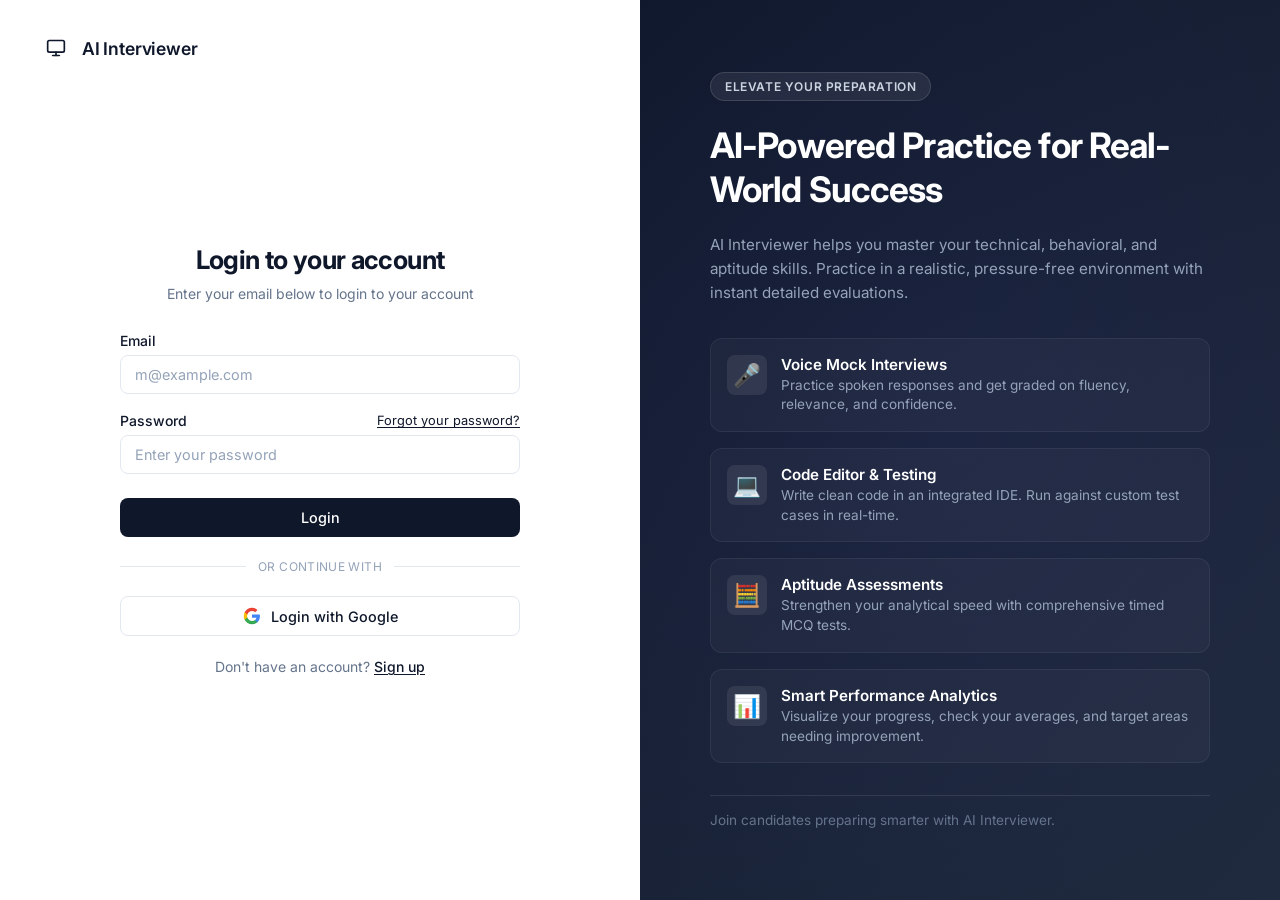
<file: frontend/pages/index.html>
<!DOCTYPE html>
<html lang="en">

<head>
  <meta charset="UTF-8" />
  <meta name="viewport" content="width=device-width, initial-scale=1.0" />
  <title>Sign In | AI HR Mock Interview</title>
  <meta name="description"
    content="Sign in to AI HR Mock Interview — AI-powered practice for real-world interview success." />
  <link rel="preconnect" href="https://fonts.googleapis.com" />
  <link rel="preconnect" href="https://fonts.gstatic.com" crossorigin />
  <link
    href="https://fonts.googleapis.com/css2?family=Inter:wght@300;400;500;600;700&display=swap"
    rel="stylesheet" />
  <link rel="stylesheet" href="../assets/css/login.css" />
  <!-- Google Identity Services -->
  <script src="https://accounts.google.com/gsi/client" async defer></script>
</head>

<body>
  <div class="login-page split-container">
    
    <!-- Left Pane: Branding, Forms & Status -->
    <div class="left-pane">
      <header class="login-header">
        <div class="brand">
          <div class="brand-icon">
            <svg width="20" height="20" viewBox="0 0 24 24" fill="none" stroke="currentColor" stroke-width="2" stroke-linecap="round" stroke-linejoin="round">
              <rect x="2" y="3" width="20" height="14" rx="2" ry="2"></rect>
              <line x1="8" y1="21" x2="16" y2="21"></line>
              <line x1="12" y1="17" x2="12" y2="21"></line>
            </svg>
          </div>
          <span class="brand-name">AI Interviewer</span>
        </div>
      </header>

      <main class="login-main">
        <div class="login-card" id="auth-card">

          <!-- Login View -->
          <div id="login-view">
            <div class="card-header">
              <h1 class="card-title">Login to your account</h1>
              <p class="card-subtitle">Enter your email below to login to your account</p>
            </div>

            <form id="email-login-form" class="auth-form" aria-label="Login form" novalidate>
              <div class="form-group">
                <label for="login-email">Email</label>
                <input id="login-email" name="email" type="email" autocomplete="email" required
                  placeholder="m@example.com" />
              </div>
              <div class="form-group">
                <div class="label-row">
                  <label for="login-password">Password</label>
                  <a href="#" class="forgot-link">Forgot your password?</a>
                </div>
                <input id="login-password" name="password" type="password" autocomplete="current-password" required
                  placeholder="Enter your password" />
              </div>
              <button type="submit" class="primary-btn" id="login-submit-btn">Login</button>
            </form>

            <!-- Status message -->
            <div id="login-message" role="alert" aria-live="polite"></div>

            <!-- Divider -->
            <div class="divider">
              <span class="divider-line"></span>
              <span class="divider-text">Or continue with</span>
              <span class="divider-line"></span>
            </div>

            <!-- Google Login -->
            <div class="google-login-container">
              <div id="g_id_onload"
                data-client_id="301319569638-a3js1ae9pkuov0nuvsaasut2ppd4dq18.apps.googleusercontent.com"
                data-callback="handleGoogleCredentialResponse" data-auto_prompt="false">
              </div>
              <button type="button" id="google-signin-btn" class="google-btn">
                <svg class="google-icon" viewBox="0 0 24 24" xmlns="http://www.w3.org/2000/svg">
                  <path
                    d="M22.56 12.25c0-.78-.07-1.53-.2-2.25H12v4.26h5.92c-.26 1.37-1.04 2.53-2.21 3.31v2.77h3.57c2.08-1.92 3.28-4.74 3.28-8.09z"
                    fill="#4285F4" />
                  <path
                    d="M12 23c2.97 0 5.46-.98 7.28-2.66l-3.57-2.77c-.98.66-2.23 1.06-3.71 1.06-2.86 0-5.29-1.93-6.16-4.53H2.18v2.84C3.99 20.53 7.7 23 12 23z"
                    fill="#34A853" />
                  <path
                    d="M5.84 14.09c-.22-.66-.35-1.36-.35-2.09s.13-1.43.35-2.09V7.07H2.18C1.43 8.55 1 10.22 1 12s.43 3.45 1.18 4.93l3.66-2.84z"
                    fill="#FBBC05" />
                  <path
                    d="M12 5.38c1.62 0 3.06.56 4.21 1.64l3.15-3.15C17.45 2.09 14.97 1 12 1 7.7 1 3.99 3.47 2.18 7.07l3.66 2.84c.87-2.6 3.3-4.53 6.16-4.53z"
                    fill="#EA4335" />
                </svg>
                <span>Login with Google</span>
              </button>
            </div>

            <!-- Sign up link -->
            <p class="signup-text">Don't have an account? <a href="#" id="show-register-link" class="signup-link">Sign up</a></p>
          </div>

          <!-- Register View (hidden by default) -->
          <div id="register-view" class="hidden">
            <div class="card-header">
              <h1 class="card-title">Create an account</h1>
              <p class="card-subtitle">Enter your details below to create your account</p>
            </div>

            <form id="register-form" class="auth-form" aria-label="Register form" novalidate>
              <div class="form-group">
                <label for="register-name">Full Name</label>
                <input id="register-name" name="name" type="text" autocomplete="name" required
                  placeholder="Your full name" />
              </div>
              <div class="form-group">
                <label for="register-email">Email</label>
                <input id="register-email" name="email" type="email" autocomplete="email" required
                  placeholder="m@example.com" />
              </div>
              <div class="form-group">
                <label for="register-password">Password</label>
                <input id="register-password" name="password" type="password" autocomplete="new-password" required
                  placeholder="At least 8 characters" />
              </div>
              <div class="form-group">
                <label for="register-password-confirm">Confirm Password</label>
                <input id="register-password-confirm" type="password" autocomplete="new-password" required
                  placeholder="Repeat your password" />
              </div>
              <button type="submit" class="primary-btn" id="register-submit-btn">Create Account</button>
            </form>

            <!-- Status message for register -->
            <div id="register-message" role="alert" aria-live="polite"></div>

            <p class="signup-text">Already have an account? <a href="#" id="show-login-link" class="signup-link">Login</a></p>
          </div>

        </div>
      </main>
    </div>

    <!-- Right Pane: Interactive Brief Description & Showcase -->
    <div class="right-pane">
      <div class="project-brief-content">
        <span class="brief-badge">Elevate Your Preparation</span>
        <h2 class="brief-title">AI-Powered Practice for Real-World Success</h2>
        <p class="brief-desc">
          AI Interviewer helps you master your technical, behavioral, and aptitude skills. Practice in a realistic, pressure-free environment with instant detailed evaluations.
        </p>

        <div class="feature-brief-grid">
          <div class="feature-brief-card">
            <div class="feature-brief-icon">🎤</div>
            <div class="feature-brief-info">
              <h4>Voice Mock Interviews</h4>
              <p>Practice spoken responses and get graded on fluency, relevance, and confidence.</p>
            </div>
          </div>
          <div class="feature-brief-card">
            <div class="feature-brief-icon">💻</div>
            <div class="feature-brief-info">
              <h4>Code Editor & Testing</h4>
              <p>Write clean code in an integrated IDE. Run against custom test cases in real-time.</p>
            </div>
          </div>
          <div class="feature-brief-card">
            <div class="feature-brief-icon">🧮</div>
            <div class="feature-brief-info">
              <h4>Aptitude Assessments</h4>
              <p>Strengthen your analytical speed with comprehensive timed MCQ tests.</p>
            </div>
          </div>
          <div class="feature-brief-card">
            <div class="feature-brief-icon">📊</div>
            <div class="feature-brief-info">
              <h4>Smart Performance Analytics</h4>
              <p>Visualize your progress, check your averages, and target areas needing improvement.</p>
            </div>
          </div>
        </div>

        <div class="brief-footer">
          <p>Join candidates preparing smarter with AI Interviewer.</p>
        </div>
      </div>
    </div>

  </div>

  <script src="../assets/js/login.js"></script>
</body>

</html>
</file>
<file: frontend/assets/css/login.css>
/* ============================================
   LOGIN PAGE — Clean Minimal White Design
   ============================================ */

* {
  box-sizing: border-box;
  margin: 0;
  padding: 0;
}

body {
  min-height: 100vh;
  font-family: 'Inter', -apple-system, BlinkMacSystemFont, 'Segoe UI', sans-serif;
  background: #ffffff;
  color: #0f172a;
  display: flex;
  align-items: center;
  justify-content: center;
}

/* ── Page Layout & Split Screen ───────────── */
.login-page {
  width: 100%;
  min-height: 100vh;
  display: flex;
  flex-direction: column;
}

.split-container {
  display: flex;
  flex-direction: row;
  min-height: 100vh;
  width: 100%;
}

.left-pane {
  flex: 1;
  max-width: 50%;
  display: flex;
  flex-direction: column;
  background: #ffffff;
}

.right-pane {
  flex: 1;
  max-width: 50%;
  background: linear-gradient(135deg, #0f172a 0%, #1e293b 100%);
  color: #ffffff;
  display: flex;
  align-items: center;
  justify-content: center;
  padding: 60px;
  position: relative;
  overflow: hidden;
}

/* Accent glow background */
.right-pane::before {
  content: '';
  position: absolute;
  top: -50%;
  left: -50%;
  width: 200%;
  height: 200%;
  background: radial-gradient(circle, rgba(99, 102, 241, 0.08) 0%, transparent 60%);
  pointer-events: none;
}

.project-brief-content {
  max-width: 500px;
  width: 100%;
  display: flex;
  flex-direction: column;
  gap: 22px;
  z-index: 2;
  animation: fadeIn 0.8s ease-out both;
}

.brief-badge {
  align-self: flex-start;
  padding: 6px 14px;
  background: rgba(255, 255, 255, 0.08);
  border: 1px solid rgba(255, 255, 255, 0.12);
  border-radius: 9999px;
  font-size: 0.75rem;
  font-weight: 600;
  text-transform: uppercase;
  letter-spacing: 0.05em;
  color: #cbd5e1;
  backdrop-filter: blur(4px);
}

.brief-title {
  font-size: 2.2rem;
  font-weight: 700;
  line-height: 1.25;
  letter-spacing: -0.025em;
  color: #ffffff;
}

.brief-desc {
  font-size: 0.95rem;
  line-height: 1.6;
  color: #94a3b8;
}

.feature-brief-grid {
  display: grid;
  grid-template-columns: 1fr;
  gap: 16px;
  margin-top: 10px;
}

.feature-brief-card {
  display: flex;
  gap: 14px;
  padding: 16px;
  background: rgba(255, 255, 255, 0.03);
  border: 1px solid rgba(255, 255, 255, 0.06);
  border-radius: 12px;
  transition: all 0.3s ease;
}

.feature-brief-card:hover {
  background: rgba(255, 255, 255, 0.06);
  border-color: rgba(255, 255, 255, 0.12);
  transform: translateY(-2px);
}

.feature-brief-icon {
  font-size: 1.4rem;
  display: flex;
  align-items: center;
  justify-content: center;
  width: 40px;
  height: 40px;
  background: rgba(255, 255, 255, 0.08);
  border-radius: 8px;
  flex-shrink: 0;
}

.feature-brief-info h4 {
  font-size: 0.95rem;
  font-weight: 600;
  color: #ffffff;
  margin-bottom: 2px;
}

.feature-brief-info p {
  font-size: 0.85rem;
  line-height: 1.45;
  color: #94a3b8;
}

.brief-footer {
  margin-top: 10px;
  border-top: 1px solid rgba(255, 255, 255, 0.1);
  padding-top: 16px;
  font-size: 0.85rem;
  color: #64748b;
}

/* Animations */
@keyframes fadeIn {
  from { opacity: 0; transform: translateY(12px); }
  to { opacity: 1; transform: translateY(0); }
}

/* ── Header ───────────────────────────────── */
.login-header {
  padding: 32px 40px 16px;
}

.brand {
  display: flex;
  align-items: center;
  gap: 10px;
}

.brand-icon {
  width: 32px;
  height: 32px;
  display: flex;
  align-items: center;
  justify-content: center;
  color: #0f172a;
}

.brand-name {
  font-size: 1.1rem;
  font-weight: 600;
  color: #0f172a;
  letter-spacing: -0.01em;
}

/* ── Main Content ─────────────────────────── */
.login-main {
  flex: 1;
  display: flex;
  align-items: center;
  justify-content: center;
  padding: 0 40px 60px;
}

.login-card {
  width: 100%;
  max-width: 400px;
}

/* ── Card Header ──────────────────────────── */
.card-header {
  text-align: center;
  margin-bottom: 28px;
}

.card-title {
  font-size: 1.6rem;
  font-weight: 700;
  color: #0f172a;
  letter-spacing: -0.025em;
  margin-bottom: 8px;
  line-height: 1.2;
}

.card-subtitle {
  font-size: 0.875rem;
  color: #64748b;
  line-height: 1.5;
}

/* ── Form ─────────────────────────────────── */
.auth-form {
  display: flex;
  flex-direction: column;
}

.form-group {
  margin-bottom: 18px;
}

.form-group label {
  display: block;
  font-size: 0.875rem;
  font-weight: 500;
  color: #0f172a;
  margin-bottom: 6px;
}

.label-row {
  display: flex;
  align-items: center;
  justify-content: space-between;
  margin-bottom: 6px;
}

.label-row label {
  margin-bottom: 0;
}

.forgot-link {
  font-size: 0.8rem;
  color: #0f172a;
  text-decoration: underline;
  text-underline-offset: 2px;
  font-weight: 400;
}

.forgot-link:hover {
  color: #334155;
}

.form-group input {
  width: 100%;
  padding: 10px 14px;
  border: 1px solid #e2e8f0;
  border-radius: 8px;
  background: #ffffff;
  color: #0f172a;
  font-family: 'Inter', sans-serif;
  font-size: 0.9rem;
  outline: none;
  transition: border-color 0.2s ease, box-shadow 0.2s ease;
}

.form-group input:hover {
  border-color: #cbd5e1;
}

.form-group input:focus {
  border-color: #0f172a;
  box-shadow: 0 0 0 2px rgba(15, 23, 42, 0.08);
}

.form-group input::placeholder {
  color: #94a3b8;
}

/* ── Primary Button ───────────────────────── */
.primary-btn {
  width: 100%;
  padding: 11px 16px;
  margin-top: 6px;
  background: #0f172a;
  color: #ffffff;
  border: none;
  border-radius: 8px;
  font-family: 'Inter', sans-serif;
  font-size: 0.9rem;
  font-weight: 500;
  cursor: pointer;
  transition: background 0.2s ease, transform 0.1s ease;
}

.primary-btn:hover {
  background: #1e293b;
}

.primary-btn:active {
  transform: scale(0.99);
}

.primary-btn:disabled {
  opacity: 0.6;
  cursor: not-allowed;
}

/* ── Divider ──────────────────────────────── */
.divider {
  display: flex;
  align-items: center;
  gap: 12px;
  margin: 22px 0;
}

.divider-line {
  flex: 1;
  height: 1px;
  background: #e2e8f0;
}

.divider-text {
  font-size: 0.75rem;
  color: #94a3b8;
  text-transform: uppercase;
  letter-spacing: 0.03em;
  white-space: nowrap;
}

/* ── Google Button ────────────────────────── */
.google-login-container {
  margin-bottom: 22px;
}

.google-btn {
  width: 100%;
  display: flex;
  align-items: center;
  justify-content: center;
  gap: 10px;
  padding: 10px 16px;
  background: #ffffff;
  border: 1px solid #e2e8f0;
  border-radius: 8px;
  color: #0f172a;
  font-family: 'Inter', sans-serif;
  font-size: 0.9rem;
  font-weight: 500;
  cursor: pointer;
  transition: background 0.2s ease, border-color 0.2s ease;
}

.google-btn:hover {
  background: #f8fafc;
  border-color: #cbd5e1;
}

.google-btn:active {
  background: #f1f5f9;
}

.google-icon {
  width: 18px;
  height: 18px;
  flex-shrink: 0;
}

/* ── Sign Up / Login Link ─────────────────── */
.signup-text {
  text-align: center;
  font-size: 0.875rem;
  color: #64748b;
}

.signup-link {
  color: #0f172a;
  text-decoration: underline;
  text-underline-offset: 2px;
  font-weight: 500;
}

.signup-link:hover {
  color: #334155;
}

/* ── Message ──────────────────────────────── */
#login-message,
#register-message {
  margin-top: 12px;
  font-size: 0.8rem;
  font-weight: 500;
  min-height: 0;
  text-align: center;
  padding: 0;
  border-radius: 8px;
  line-height: 1.5;
  transition: all 0.2s ease;
}

#login-message:empty,
#register-message:empty {
  display: none;
}

#login-message.error,
#register-message.error {
  display: block;
  padding: 8px 12px;
  color: #dc2626;
  background: #fef2f2;
  border: 1px solid #fecaca;
}

#login-message.success,
#register-message.success {
  display: block;
  padding: 8px 12px;
  color: #16a34a;
  background: #f0fdf4;
  border: 1px solid #bbf7d0;
}

#login-message.info,
#register-message.info {
  display: block;
  padding: 8px 12px;
  color: #d97706;
  background: #fffbeb;
  border: 1px solid #fde68a;
}

/* ── Hidden utility ───────────────────────── */
.hidden {
  display: none !important;
}

/* ── Responsive ───────────────────────────── */
@media (max-width: 1024px) {
  .split-container {
    flex-direction: column;
  }
  .left-pane {
    max-width: 100%;
    width: 100%;
    min-height: 100vh;
  }
  .right-pane {
    display: none !important;
  }
}

@media (max-width: 480px) {
  .login-header {
    padding: 24px 20px 10px;
  }

  .login-main {
    padding: 0 20px 40px;
  }

  .card-title {
    font-size: 1.4rem;
  }
}
</file>
<file: frontend/assets/css/theme.css>
/* ============================================
   AI INTERVIEWER — CLEAN MINIMAL WHITE THEME
   Background: #ffffff | Accent: #0f172a
   ============================================ */

@import url('https://fonts.googleapis.com/css2?family=Inter:wght@300;400;500;600;700&display=swap');

:root {
  /* ── Brand Palette ── */
  --color-primary: #0f172a;
  --color-primary-dark: #020617;
  --color-primary-light: #334155;
  --color-primary-muted: rgba(15, 23, 42, 0.06);
  --color-primary-border: rgba(15, 23, 42, 0.12);
  --color-primary-hover: rgba(15, 23, 42, 0.04);
  --color-primary-glow: rgba(15, 23, 42, 0.10);

  /* ── Background & Surfaces ── */
  --color-bg-base: #ffffff;
  --color-bg-secondary: #f8fafc;
  --color-bg-tertiary: #f1f5f9;
  --color-surface: #ffffff;
  --color-surface-strong: #ffffff;
  --color-surface-hover: #f8fafc;
  --color-panel: #ffffff;

  /* ── Text ── */
  --color-text-primary: #0f172a;
  --color-text-secondary: #64748b;
  --color-text-muted: #94a3b8;
  --color-text-inverse: #ffffff;

  /* ── Borders ── */
  --color-border: #e2e8f0;
  --color-border-light: #f1f5f9;
  --color-border-strong: #cbd5e1;

  /* ── Status Colors ── */
  --color-success: #16a34a;
  --color-success-bg: rgba(22, 163, 74, 0.08);
  --color-warning: #d97706;
  --color-warning-bg: rgba(217, 119, 6, 0.08);
  --color-danger: #dc2626;
  --color-danger-bg: rgba(220, 38, 38, 0.08);
  --color-info: #2563eb;
  --color-info-bg: rgba(37, 99, 235, 0.08);

  /* ── Gradients ── */
  --gradient-primary: linear-gradient(135deg, #0f172a 0%, #1e293b 100%);
  --gradient-primary-soft: linear-gradient(135deg, rgba(15, 23, 42, 0.90) 0%, rgba(30, 41, 59, 0.90) 100%);
  --gradient-bg: #ffffff;
  --gradient-surface: #ffffff;

  /* ── Typography ── */
  --font-family: 'Inter', -apple-system, BlinkMacSystemFont, 'Segoe UI', sans-serif;
  --font-size-xs: 0.75rem;
  --font-size-sm: 0.875rem;
  --font-size-md: 0.9375rem;
  --font-size-lg: 1.0625rem;
  --font-size-xl: 1.25rem;
  --font-size-2xl: 1.5rem;
  --font-size-3xl: 1.875rem;
  --font-size-4xl: 2.25rem;
  --font-weight-normal: 400;
  --font-weight-medium: 500;
  --font-weight-semibold: 600;
  --font-weight-bold: 700;
  --line-height-tight: 1.25;
  --line-height-normal: 1.55;
  --line-height-relaxed: 1.75;

  /* ── Spacing ── */
  --spacing-xs: 0.25rem;
  --spacing-sm: 0.5rem;
  --spacing-md: 1rem;
  --spacing-lg: 1.5rem;
  --spacing-xl: 2rem;
  --spacing-2xl: 3rem;
  --spacing-3xl: 4rem;

  /* ── Border Radius ── */
  --radius-sm: 0.375rem;
  --radius-md: 0.5rem;
  --radius-lg: 0.75rem;
  --radius-xl: 1rem;
  --radius-2xl: 1.25rem;
  --radius-full: 9999px;

  /* ── Shadows ── */
  --shadow-xs: 0 1px 2px rgba(0, 0, 0, 0.04);
  --shadow-sm: 0 1px 3px rgba(0, 0, 0, 0.06);
  --shadow-md: 0 4px 6px rgba(0, 0, 0, 0.04), 0 1px 3px rgba(0, 0, 0, 0.06);
  --shadow-lg: 0 10px 15px rgba(0, 0, 0, 0.04), 0 4px 6px rgba(0, 0, 0, 0.02);
  --shadow-xl: 0 20px 25px rgba(0, 0, 0, 0.04), 0 8px 10px rgba(0, 0, 0, 0.02);
  --shadow-2xl: 0 25px 50px rgba(0, 0, 0, 0.08);
  --shadow-glow: 0 0 0 2px rgba(15, 23, 42, 0.08);
  --shadow-glass: 0 1px 3px rgba(0, 0, 0, 0.06);
  --shadow-emerald: none;

  /* ── Transitions ── */
  --transition-fast: 150ms ease;
  --transition-base: 200ms ease;
  --transition-slow: 300ms ease;
  --transition-bounce: 300ms cubic-bezier(0.34, 1.56, 0.64, 1);

  /* ── Z-Index ── */
  --z-dropdown: 1000;
  --z-sticky: 1020;
  --z-fixed: 1030;
  --z-modal-backdrop: 1040;
  --z-modal: 1050;
  --z-tooltip: 1070;
}

/* ============================================
   RESET & BASE
   ============================================ */
*,
*::before,
*::after {
  margin: 0;
  padding: 0;
  box-sizing: border-box;
}

html {
  font-size: 16px;
  scroll-behavior: smooth;
  -webkit-text-size-adjust: 100%;
}

body {
  font-family: var(--font-family);
  font-size: var(--font-size-md);
  line-height: var(--line-height-normal);
  color: var(--color-text-primary);
  background: var(--color-bg-base);
  min-height: 100vh;
  -webkit-font-smoothing: antialiased;
  -moz-osx-font-smoothing: grayscale;
}

/* ============================================
   CONTAINER
   ============================================ */
.container {
  width: 100%;
  max-width: 1200px;
  margin: 0 auto;
  padding: 0 var(--spacing-lg);
}

/* ============================================
   CARD
   ============================================ */
.card {
  background: var(--color-surface);
  border-radius: var(--radius-lg);
  border: 1px solid var(--color-border);
  padding: var(--spacing-xl);
  transition: border-color var(--transition-base);
  position: relative;
}

.card::before {
  display: none;
}

.card > * {
  position: relative;
  z-index: 1;
}

.card:hover {
  border-color: var(--color-border-strong);
}

.card.static:hover {
  border-color: var(--color-border);
}

/* ============================================
   BUTTONS
   ============================================ */
.btn {
  display: inline-flex;
  align-items: center;
  justify-content: center;
  gap: var(--spacing-sm);
  padding: 0.5rem 1rem;
  border: none;
  border-radius: var(--radius-md);
  font-family: var(--font-family);
  font-size: var(--font-size-sm);
  font-weight: var(--font-weight-medium);
  cursor: pointer;
  transition: all var(--transition-fast);
  text-decoration: none;
  white-space: nowrap;
  position: relative;
}

.btn::after {
  display: none;
}

.btn:disabled {
  opacity: 0.5;
  cursor: not-allowed;
  pointer-events: none;
}

.btn-primary {
  background: var(--color-primary);
  color: var(--color-text-inverse);
}

.btn-primary:hover:not(:disabled) {
  background: var(--color-primary-light);
}

.btn-secondary {
  background: var(--color-bg-base);
  color: var(--color-text-primary);
  border: 1px solid var(--color-border);
}

.btn-secondary:hover:not(:disabled) {
  background: var(--color-bg-secondary);
  border-color: var(--color-border-strong);
}

.btn-ghost {
  background: transparent;
  color: var(--color-text-secondary);
}

.btn-ghost:hover:not(:disabled) {
  background: var(--color-bg-secondary);
  color: var(--color-text-primary);
}

.btn.danger {
  background: var(--color-danger-bg);
  color: var(--color-danger);
  border: 1px solid rgba(220, 38, 38, 0.2);
}

.btn.danger:hover:not(:disabled) {
  background: var(--color-danger);
  color: #fff;
}

.btn-sm {
  padding: 0.375rem 0.75rem;
  font-size: var(--font-size-xs);
}

.btn-lg {
  padding: 0.625rem 1.25rem;
  font-size: var(--font-size-md);
}

/* ============================================
   INPUTS
   ============================================ */
.form-group {
  margin-bottom: var(--spacing-md);
}

.form-group label {
  display: block;
  font-size: var(--font-size-sm);
  font-weight: var(--font-weight-medium);
  color: var(--color-text-primary);
  margin-bottom: 6px;
}

.form-group input,
.form-group select,
.form-group textarea,
.form-select {
  width: 100%;
  padding: 0.5rem 0.75rem;
  border: 1px solid var(--color-border);
  border-radius: var(--radius-md);
  background: var(--color-bg-base);
  color: var(--color-text-primary);
  font-family: var(--font-family);
  font-size: var(--font-size-sm);
  transition: border-color var(--transition-fast), box-shadow var(--transition-fast);
  outline: none;
}

.form-group input:focus,
.form-group select:focus,
.form-group textarea:focus,
.form-select:focus {
  border-color: var(--color-primary);
  box-shadow: 0 0 0 2px rgba(15, 23, 42, 0.08);
}

.form-group input::placeholder,
.form-group textarea::placeholder {
  color: var(--color-text-muted);
}

/* ============================================
   ANIMATIONS
   ============================================ */
@keyframes fadeIn {
  from { opacity: 0; transform: translateY(8px); }
  to { opacity: 1; transform: translateY(0); }
}

@keyframes slideIn {
  from { opacity: 0; transform: translateX(-12px); }
  to { opacity: 1; transform: translateX(0); }
}

@keyframes scaleIn {
  from { opacity: 0; transform: scale(0.97); }
  to { opacity: 1; transform: scale(1); }
}

.animate-fade-in { animation: fadeIn var(--transition-base) ease-out both; }
.animate-slide-in { animation: slideIn var(--transition-base) ease-out both; }
.animate-scale-in { animation: scaleIn var(--transition-base) ease-out both; }
.delay-100 { animation-delay: 0.10s; }
.delay-200 { animation-delay: 0.20s; }
.delay-300 { animation-delay: 0.30s; }
.delay-400 { animation-delay: 0.40s; }
.delay-500 { animation-delay: 0.50s; }

/* ============================================
   BADGE / TAG
   ============================================ */
.badge {
  display: inline-flex;
  align-items: center;
  gap: 4px;
  padding: 0.2rem 0.5rem;
  border-radius: var(--radius-full);
  font-size: var(--font-size-xs);
  font-weight: var(--font-weight-medium);
}

.badge-primary {
  background: var(--color-primary-muted);
  color: var(--color-primary);
}

.badge-success {
  background: var(--color-success-bg);
  color: var(--color-success);
}

.badge-warning {
  background: var(--color-warning-bg);
  color: var(--color-warning);
}

.badge-danger {
  background: var(--color-danger-bg);
  color: var(--color-danger);
}

/* ============================================
   SCROLLBAR
   ============================================ */
::-webkit-scrollbar {
  width: 6px;
  height: 6px;
}

::-webkit-scrollbar-track {
  background: var(--color-bg-secondary);
}

::-webkit-scrollbar-thumb {
  background: var(--color-border-strong);
  border-radius: 3px;
}

::-webkit-scrollbar-thumb:hover {
  background: var(--color-text-muted);
}

/* ============================================
   ACCESSIBILITY
   ============================================ */
:focus-visible {
  outline: 2px solid var(--color-primary);
  outline-offset: 2px;
}

@media (prefers-reduced-motion: reduce) {
  *, *::before, *::after {
    animation-duration: 0.01ms !important;
    transition-duration: 0.01ms !important;
  }
}

/* ============================================
   RESPONSIVE
   ============================================ */
@media (max-width: 768px) {
  .container {
    padding: 0 var(--spacing-md);
  }

  .card {
    padding: var(--spacing-lg);
  }
}

/* ============================================
   MISC SHARED UTILITIES
   ============================================ */
.required {
  color: var(--color-danger);
  margin-left: 1px;
}

.tag {
  display: inline-flex;
  align-items: center;
  gap: 4px;
  padding: 0.2rem 0.5rem;
  border-radius: var(--radius-full);
  background: var(--color-primary-muted);
  border: 1px solid var(--color-border);
  color: var(--color-text-primary);
  font-size: var(--font-size-xs);
  font-weight: var(--font-weight-medium);
}

.tag-remove {
  cursor: pointer;
  opacity: 0.6;
  font-size: 0.85em;
  transition: opacity var(--transition-fast);
}

.tag-remove:hover {
  opacity: 1;
}

.tag-input-container {
  display: flex;
  flex-direction: column;
  gap: var(--spacing-sm);
}

.tags-container {
  display: flex;
  flex-wrap: wrap;
  gap: var(--spacing-xs);
}

option {
  background: #ffffff;
  color: #0f172a;
}
</file>
<file: frontend/assets/css/layout.css>
/* ============================================
   LAYOUT — Clean Minimal White
   Navbar · Sidebar · Main Content
   ============================================ */

/* ── Navbar ────────────────────────────────── */
.navbar {
  position: fixed;
  top: 0;
  left: 0;
  right: 0;
  height: 56px;
  background: #ffffff;
  border-bottom: 1px solid var(--color-border);
  display: flex;
  align-items: center;
  justify-content: space-between;
  padding: 0 var(--spacing-lg);
  z-index: var(--z-fixed);
}

.navbar.scrolled {
  box-shadow: var(--shadow-sm);
}

.navbar-brand {
  display: flex;
  align-items: center;
  gap: 8px;
  font-size: var(--font-size-md);
  font-weight: var(--font-weight-semibold);
  color: var(--color-text-primary);
  text-decoration: none;
}

.navbar-brand:hover {
  opacity: 0.8;
}

.navbar-brand .brand-icon {
  width: 28px;
  height: 28px;
  border-radius: var(--radius-sm);
  background: var(--color-primary);
  display: flex;
  align-items: center;
  justify-content: center;
  font-size: 0.85rem;
  color: white;
  flex-shrink: 0;
}

.navbar-nav {
  display: flex;
  align-items: center;
  gap: 2px;
  list-style: none;
}

.nav-item {
  position: relative;
}

.nav-link {
  display: flex;
  align-items: center;
  gap: 6px;
  padding: 6px 12px;
  color: var(--color-text-secondary);
  text-decoration: none;
  border-radius: var(--radius-md);
  transition: all var(--transition-fast);
  font-weight: var(--font-weight-medium);
  font-size: var(--font-size-sm);
}

.nav-link:hover {
  color: var(--color-text-primary);
  background: var(--color-bg-secondary);
}

.nav-link.active {
  color: var(--color-text-primary);
  background: var(--color-bg-tertiary);
  font-weight: var(--font-weight-semibold);
}

.nav-link.active::after {
  display: none;
}

.navbar-actions {
  display: flex;
  align-items: center;
  gap: var(--spacing-sm);
}

/* Avatar */
.avatar {
  width: 32px;
  height: 32px;
  border-radius: var(--radius-full);
  border: 1px solid var(--color-border);
  cursor: pointer;
  transition: all var(--transition-fast);
  object-fit: cover;
  background: var(--color-bg-secondary);
}

.avatar:hover {
  border-color: var(--color-border-strong);
}

/* Mobile menu toggle */
.mobile-menu-toggle {
  display: none;
  background: transparent;
  border: 1px solid var(--color-border);
  border-radius: var(--radius-md);
  color: var(--color-text-primary);
  font-size: 1rem;
  cursor: pointer;
  padding: 4px 8px;
  transition: all var(--transition-fast);
  line-height: 1;
}

.mobile-menu-toggle:hover {
  background: var(--color-bg-secondary);
}

/* ── Sidebar ────────────────────────────────── */
.sidebar {
  position: fixed;
  top: 56px;
  left: 0;
  width: 240px;
  height: calc(100vh - 56px);
  background: #ffffff;
  border-right: 1px solid var(--color-border);
  padding: var(--spacing-md) var(--spacing-sm);
  overflow-y: auto;
  overflow-x: hidden;
  z-index: var(--z-sticky);
  transition: transform var(--transition-base);
}

.sidebar-menu {
  list-style: none;
  display: flex;
  flex-direction: column;
  gap: 2px;
}

.sidebar-section-label {
  font-size: var(--font-size-xs);
  font-weight: var(--font-weight-semibold);
  text-transform: uppercase;
  letter-spacing: 0.05em;
  color: var(--color-text-muted);
  padding: var(--spacing-md) var(--spacing-sm) var(--spacing-xs);
}

.sidebar-item {
  margin-bottom: 1px;
}

.sidebar-link {
  display: flex;
  align-items: center;
  gap: 10px;
  padding: 8px 12px;
  color: var(--color-text-secondary);
  text-decoration: none;
  border-radius: var(--radius-md);
  transition: all var(--transition-fast);
  font-weight: var(--font-weight-medium);
  font-size: var(--font-size-sm);
}

.sidebar-link::before {
  display: none;
}

.sidebar-link:hover {
  color: var(--color-text-primary);
  background: var(--color-bg-secondary);
}

.sidebar-link.active {
  color: var(--color-text-primary);
  background: var(--color-bg-tertiary);
  font-weight: var(--font-weight-semibold);
  border: none;
}

.sidebar-link-icon {
  width: 20px;
  height: 20px;
  display: flex;
  align-items: center;
  justify-content: center;
  flex-shrink: 0;
  font-size: 0.9rem;
}

/* Sidebar overlay backdrop (mobile) */
.sidebar-overlay {
  display: none;
  position: fixed;
  inset: 0;
  background: rgba(0, 0, 0, 0.3);
  z-index: calc(var(--z-sticky) - 1);
  opacity: 0;
  transition: opacity var(--transition-base);
}

.sidebar-overlay.visible {
  opacity: 1;
}

/* ── Main Content ────────────────────────────── */
.main-content {
  margin-left: 240px;
  margin-top: 56px;
  padding: var(--spacing-xl) var(--spacing-xl);
  min-height: calc(100vh - 56px);
  background: var(--color-bg-base);
}

.main-content.full-width {
  margin-left: 0;
}

/* Page header */
.page-header {
  margin-bottom: var(--spacing-xl);
}

.page-title {
  font-size: var(--font-size-xl);
  font-weight: var(--font-weight-semibold);
  color: var(--color-text-primary);
  letter-spacing: -0.01em;
  line-height: var(--line-height-tight);
  margin-bottom: 4px;
}

.page-subtitle {
  font-size: var(--font-size-sm);
  color: var(--color-text-secondary);
}

/* ── Bottom Navigation (Mobile) ─────────────── */
.bottom-action-bar {
  position: fixed;
  bottom: 0;
  left: 0;
  right: 0;
  background: #ffffff;
  border-top: 1px solid var(--color-border);
  padding: var(--spacing-sm) var(--spacing-md);
  display: none;
  justify-content: space-around;
  align-items: center;
  z-index: var(--z-fixed);
}

.bottom-action-btn {
  display: flex;
  flex-direction: column;
  align-items: center;
  gap: 2px;
  padding: 6px 12px;
  background: none;
  border: none;
  color: var(--color-text-secondary);
  cursor: pointer;
  transition: all var(--transition-fast);
  border-radius: var(--radius-md);
  font-size: var(--font-size-xs);
  font-family: var(--font-family);
  font-weight: var(--font-weight-medium);
  text-decoration: none;
  min-width: 56px;
}

.bottom-action-btn span:first-child {
  font-size: 1.1rem;
  line-height: 1;
}

.bottom-action-btn.active,
.bottom-action-btn:hover {
  color: var(--color-text-primary);
  background: var(--color-bg-secondary);
}

/* ── Floating Help Bubble ───────────────────── */
.help-bubble {
  position: fixed;
  bottom: var(--spacing-xl);
  right: var(--spacing-xl);
  width: 40px;
  height: 40px;
  border-radius: var(--radius-full);
  background: var(--color-primary);
  color: #ffffff;
  display: flex;
  align-items: center;
  justify-content: center;
  cursor: pointer;
  box-shadow: var(--shadow-lg);
  z-index: var(--z-tooltip);
  transition: all var(--transition-base);
  font-size: 1rem;
  border: none;
}

.help-bubble:hover {
  transform: scale(1.05);
  box-shadow: var(--shadow-xl);
}

.help-bubble::after {
  content: '?';
  font-weight: var(--font-weight-bold);
  font-size: 1rem;
}

/* ── Responsive ─────────────────────────────── */
@media (max-width: 1024px) {
  .sidebar {
    transform: translateX(-100%);
    z-index: var(--z-fixed);
  }

  .sidebar.visible {
    transform: translateX(0);
  }

  .main-content {
    margin-left: 0;
  }

  .mobile-menu-toggle {
    display: flex;
  }

  .navbar-nav {
    display: none;
  }
}

@media (max-width: 768px) {
  .navbar {
    padding: 0 var(--spacing-md);
    height: 52px;
  }

  .sidebar {
    top: 52px;
    height: calc(100vh - 52px);
  }

  .main-content {
    margin-top: 52px;
    padding: var(--spacing-lg) var(--spacing-md);
  }

  .bottom-action-bar {
    display: flex;
  }

  .help-bubble {
    bottom: 64px;
    right: var(--spacing-md);
    width: 36px;
    height: 36px;
  }
}

@media print {
  .navbar, .sidebar, .bottom-action-bar, .help-bubble, .sidebar-overlay {
    display: none !important;
  }
  .main-content {
    margin: 0;
    padding: 0;
  }
}
</file>
<file: frontend/assets/css/about.css>
/* ============================================
   ABOUT & HELP CSS
   ============================================ */
.about-grid {
  display: flex;
  flex-direction: column;
  gap: 28px;
}

.about-section {
  padding: 24px;
}

.about-section h2 {
  font-size: 1.25rem;
  font-weight: 600;
  margin-bottom: 16px;
  color: var(--color-text-primary);
  display: flex;
  align-items: center;
  gap: 8px;
  border-bottom: 1px solid var(--color-border-light);
  padding-bottom: 12px;
}

.about-text {
  font-size: 0.95rem;
  line-height: 1.65;
  color: var(--color-text-secondary);
}

.about-text p {
  margin-bottom: 14px;
}

/* Workflow Timeline */
.workflow-timeline {
  display: flex;
  flex-direction: column;
  gap: 20px;
  margin-top: 10px;
  position: relative;
  padding-left: 20px;
}

.workflow-timeline::before {
  content: '';
  position: absolute;
  top: 8px;
  bottom: 8px;
  left: 6px;
  width: 2px;
  background: var(--color-border);
}

.timeline-step {
  position: relative;
  padding-left: 24px;
}

.timeline-step::before {
  content: '';
  position: absolute;
  top: 4px;
  left: -20px;
  width: 10px;
  height: 10px;
  border-radius: 50%;
  background: var(--color-primary);
  border: 2px solid var(--color-surface);
}

.timeline-step h3 {
  font-size: 0.95rem;
  font-weight: 600;
  color: var(--color-text-primary);
  margin-bottom: 4px;
}

.timeline-step p {
  font-size: 0.875rem;
  color: var(--color-text-secondary);
  line-height: 1.5;
}

/* FAQ List */
.faq-list {
  display: flex;
  flex-direction: column;
  gap: 16px;
}

.faq-item {
  border: 1px solid var(--color-border);
  border-radius: var(--radius-md);
  padding: 16px;
  background: var(--color-bg-secondary);
  transition: all 0.2s ease;
}

.faq-item:hover {
  border-color: var(--color-border-strong);
  background: var(--color-surface);
}

.faq-question {
  font-size: 0.95rem;
  font-weight: 600;
  color: var(--color-text-primary);
  margin-bottom: 6px;
}

.faq-answer {
  font-size: 0.875rem;
  color: var(--color-text-secondary);
  line-height: 1.5;
}

/* Developer Profile Card */
.developer-profile {
  display: flex;
  align-items: center;
  gap: 24px;
  margin-top: 16px;
  padding: 24px;
  background: linear-gradient(135deg, rgba(15, 23, 42, 0.02) 0%, rgba(15, 23, 42, 0.05) 100%);
  border-radius: var(--radius-lg);
  border: 1px solid var(--color-border);
}

.dev-avatar {
  width: 70px;
  height: 70px;
  border-radius: 50%;
  background: var(--color-primary);
  color: #ffffff;
  display: flex;
  align-items: center;
  justify-content: center;
  font-size: 1.8rem;
  font-weight: 700;
  box-shadow: var(--shadow-md);
}

.dev-info {
  flex: 1;
}

.dev-name {
  font-size: 1.15rem;
  font-weight: 600;
  color: var(--color-text-primary);
  margin-bottom: 2px;
}

.dev-role {
  font-size: 0.8rem;
  font-weight: 600;
  color: var(--color-text-secondary);
  margin-bottom: 12px;
  text-transform: uppercase;
  letter-spacing: 0.05em;
}

.dev-links {
  display: flex;
  gap: 10px;
  flex-wrap: wrap;
}

.dev-link-btn {
  display: inline-flex;
  align-items: center;
  gap: 6px;
  padding: 6px 12px;
  font-size: 0.8rem;
  font-weight: 500;
  color: var(--color-text-primary);
  background: var(--color-surface);
  border: 1px solid var(--color-border);
  border-radius: var(--radius-md);
  text-decoration: none;
  transition: all 0.2s ease;
}

.dev-link-btn:hover {
  background: var(--color-primary);
  color: #ffffff;
  border-color: var(--color-primary);
  transform: translateY(-1px);
}

@media (max-width: 768px) {
  .developer-profile {
    flex-direction: column;
    text-align: center;
    gap: 16px;
  }
  .dev-links {
    justify-content: center;
  }
}
</file>
<file: frontend/assets/css/home.css>
/* ============================================
   HOME PAGE — Clean Minimal White
   ============================================ */

.hero-badge {
  display: inline-flex;
  align-items: center;
  gap: 6px;
  padding: 4px 12px;
  background: var(--color-bg-tertiary);
  border: 1px solid var(--color-border);
  border-radius: var(--radius-full);
  font-size: var(--font-size-xs);
  font-weight: var(--font-weight-medium);
  color: var(--color-text-secondary);
  margin-bottom: var(--spacing-lg);
}

.hero-section {
  display: grid;
  grid-template-columns: 1fr 1fr;
  gap: var(--spacing-3xl);
  align-items: center;
  margin-bottom: var(--spacing-3xl);
  padding: var(--spacing-lg) 0 var(--spacing-2xl);
}

.hero-title {
  font-size: var(--font-size-4xl);
  font-weight: var(--font-weight-bold);
  line-height: var(--line-height-tight);
  margin-bottom: var(--spacing-lg);
  color: var(--color-text-primary);
  letter-spacing: -0.03em;
}

.gradient-text {
  color: var(--color-text-primary);
}

.hero-subtitle {
  font-size: var(--font-size-md);
  color: var(--color-text-secondary);
  margin-bottom: var(--spacing-xl);
  line-height: var(--line-height-relaxed);
  max-width: 480px;
}

.hero-actions {
  display: flex;
  gap: var(--spacing-md);
  flex-wrap: wrap;
}

.hero-visual {
  display: grid;
  grid-template-columns: repeat(2, 1fr);
  gap: var(--spacing-md);
}

.hero-card {
  text-align: center;
  padding: var(--spacing-xl) var(--spacing-lg);
}

.hero-card:nth-child(3) {
  grid-column: 1 / -1;
  max-width: 260px;
  margin: 0 auto;
  width: 100%;
}

.feature-icon {
  font-size: 2rem;
  margin-bottom: var(--spacing-sm);
  display: block;
}

.hero-card h3 {
  font-size: var(--font-size-sm);
  font-weight: var(--font-weight-semibold);
  margin-bottom: 4px;
  color: var(--color-text-primary);
}

.hero-card p {
  color: var(--color-text-secondary);
  font-size: var(--font-size-xs);
}

/* Features Section */
.features-section {
  margin-bottom: var(--spacing-3xl);
}

.section-title {
  font-size: var(--font-size-xl);
  font-weight: var(--font-weight-semibold);
  text-align: center;
  margin-bottom: var(--spacing-xl);
  color: var(--color-text-primary);
}

.section-title::after {
  display: none;
}

.features-grid {
  display: grid;
  grid-template-columns: repeat(auto-fit, minmax(280px, 1fr));
  gap: var(--spacing-md);
}

.feature-card {
  text-align: center;
  padding: var(--spacing-xl);
}

.feature-icon-large {
  font-size: 2.25rem;
  margin-bottom: var(--spacing-md);
  display: block;
}

.feature-card h3 {
  font-size: var(--font-size-md);
  font-weight: var(--font-weight-semibold);
  margin-bottom: var(--spacing-sm);
  color: var(--color-text-primary);
}

.feature-card p {
  color: var(--color-text-secondary);
  line-height: var(--line-height-relaxed);
  font-size: var(--font-size-sm);
}

/* How It Helps */
.how-it-helps-section {
  margin-bottom: var(--spacing-3xl);
}

.steps-container {
  display: grid;
  grid-template-columns: repeat(auto-fit, minmax(260px, 1fr));
  gap: var(--spacing-lg);
}

.step-card {
  text-align: center;
  padding: var(--spacing-xl);
}

.step-number {
  width: 40px;
  height: 40px;
  border-radius: var(--radius-full);
  background: var(--color-primary);
  color: #ffffff;
  display: flex;
  align-items: center;
  justify-content: center;
  font-size: var(--font-size-md);
  font-weight: var(--font-weight-bold);
  margin: 0 auto var(--spacing-md);
}

.step-card h3 {
  font-size: var(--font-size-md);
  font-weight: var(--font-weight-semibold);
  margin-bottom: var(--spacing-sm);
  color: var(--color-text-primary);
}

.step-card p {
  color: var(--color-text-secondary);
  line-height: var(--line-height-relaxed);
  margin-bottom: var(--spacing-md);
  font-size: var(--font-size-sm);
}

.step-visual { margin-top: var(--spacing-md); }
.progress-ring { display: flex; justify-content: center; }
.feedback-icons { display: flex; justify-content: center; gap: var(--spacing-sm); }

.feedback-icon {
  width: 36px;
  height: 36px;
  border-radius: var(--radius-full);
  background: var(--color-primary);
  color: #ffffff;
  display: flex;
  align-items: center;
  justify-content: center;
  font-size: var(--font-size-sm);
  font-weight: var(--font-weight-bold);
}

.chart-preview {
  display: flex;
  justify-content: center;
  align-items: flex-end;
  gap: 6px;
  height: 60px;
}

.chart-bar {
  width: 20px;
  background: var(--color-primary);
  border-radius: var(--radius-sm) var(--radius-sm) 0 0;
  opacity: 0.7;
}

/* Stats Section */
.stats-section {
  margin-bottom: var(--spacing-3xl);
}

.stats-grid {
  display: grid;
  grid-template-columns: repeat(auto-fit, minmax(180px, 1fr));
  gap: var(--spacing-md);
}

.stat-card {
  text-align: center;
  padding: var(--spacing-xl);
}

.stat-value {
  font-size: var(--font-size-3xl);
  font-weight: var(--font-weight-bold);
  color: var(--color-text-primary);
  margin-bottom: var(--spacing-xs);
  line-height: 1.1;
}

.stat-label {
  color: var(--color-text-secondary);
  font-size: var(--font-size-xs);
  font-weight: var(--font-weight-medium);
}

/* Responsive */
@media (max-width: 1024px) {
  .hero-section { grid-template-columns: 1fr; gap: var(--spacing-xl); }
  .hero-visual { grid-template-columns: repeat(3, 1fr); }
  .hero-card:nth-child(3) { grid-column: auto; max-width: none; }
}

@media (max-width: 768px) {
  .hero-title { font-size: var(--font-size-3xl); }
  .hero-actions { flex-direction: column; }
  .btn-lg { width: 100%; justify-content: center; }
  .hero-visual { grid-template-columns: 1fr 1fr; }
  .hero-card:nth-child(3) { grid-column: 1 / -1; max-width: 100%; }
  .features-grid { grid-template-columns: 1fr; }
  .steps-container { grid-template-columns: 1fr; }
  .stats-grid { grid-template-columns: repeat(2, 1fr); }
}

@media (max-width: 480px) {
  .hero-visual { grid-template-columns: 1fr; }
  .stats-grid { grid-template-columns: 1fr; }
}
</file>
<file: frontend/assets/css/profile.css>
/* ============================================
   PROFILE PAGE — Clean Minimal White
   ============================================ */

.profile-layout {
  display: grid;
  grid-template-columns: 320px 1fr;
  gap: var(--spacing-xl);
  margin-bottom: var(--spacing-2xl);
}

.profile-card {
  padding: var(--spacing-xl);
  text-align: center;
  position: sticky;
  top: 80px;
  height: fit-content;
}

.profile-header { margin-bottom: var(--spacing-lg); }

.avatar-container {
  position: relative;
  display: inline-block;
  margin-bottom: var(--spacing-md);
}

.profile-avatar {
  width: 100px;
  height: 100px;
  border-radius: var(--radius-full);
  border: 2px solid var(--color-border);
  object-fit: cover;
}

.avatar-edit-btn {
  position: absolute;
  bottom: 0;
  right: 0;
  width: 28px;
  height: 28px;
  border-radius: var(--radius-full);
  background: var(--color-primary);
  color: #ffffff;
  border: 2px solid #ffffff;
  cursor: pointer;
  display: flex;
  align-items: center;
  justify-content: center;
  font-size: var(--font-size-xs);
  transition: transform var(--transition-fast);
}

.avatar-edit-btn:hover { transform: scale(1.1); }

.profile-name {
  font-size: var(--font-size-lg);
  font-weight: var(--font-weight-semibold);
  margin-bottom: 2px;
  color: var(--color-text-primary);
}

.profile-role {
  font-size: var(--font-size-sm);
  color: var(--color-text-secondary);
}

.profile-stats {
  display: flex;
  justify-content: space-around;
  padding: var(--spacing-lg) 0;
  border-top: 1px solid var(--color-border);
  border-bottom: 1px solid var(--color-border);
  margin-bottom: var(--spacing-lg);
}

.stat-item { text-align: center; }

.stat-value {
  font-size: var(--font-size-xl);
  font-weight: var(--font-weight-bold);
  color: var(--color-text-primary);
  margin-bottom: 2px;
}

.stat-label {
  font-size: var(--font-size-xs);
  color: var(--color-text-secondary);
}

.profile-badges { text-align: left; }

.badges-title {
  font-size: var(--font-size-sm);
  font-weight: var(--font-weight-semibold);
  margin-bottom: var(--spacing-sm);
  color: var(--color-text-primary);
}

.badges-list {
  display: flex;
  flex-direction: column;
  gap: var(--spacing-xs);
}

.badge {
  display: inline-flex;
  align-items: center;
  gap: 4px;
  padding: 4px 10px;
  background: var(--color-bg-secondary);
  border: 1px solid var(--color-border);
  border-radius: var(--radius-full);
  font-size: var(--font-size-xs);
  font-weight: var(--font-weight-medium);
  color: var(--color-text-primary);
}

/* Profile Form */
.profile-form { padding: var(--spacing-xl); }

.form-section-title {
  font-size: var(--font-size-md);
  font-weight: var(--font-weight-semibold);
  margin: var(--spacing-lg) 0 var(--spacing-md) 0;
  color: var(--color-text-primary);
  padding-bottom: var(--spacing-sm);
  border-bottom: 1px solid var(--color-border);
}

.form-section-title:first-child { margin-top: 0; }

.form-row {
  display: grid;
  grid-template-columns: 1fr 1fr;
  gap: var(--spacing-md);
  margin-bottom: var(--spacing-md);
}

.form-group { margin-bottom: var(--spacing-md); }

.form-label {
  display: block;
  font-size: var(--font-size-sm);
  font-weight: var(--font-weight-medium);
  color: var(--color-text-primary);
  margin-bottom: 6px;
}

.form-input, .form-select {
  width: 100%;
  padding: 8px 12px;
  border: 1px solid var(--color-border);
  border-radius: var(--radius-md);
  background: var(--color-bg-base);
  color: var(--color-text-primary);
  font-size: var(--font-size-sm);
  transition: all var(--transition-fast);
  font-family: inherit;
  outline: none;
}

.form-input:focus, .form-select:focus {
  border-color: var(--color-primary);
  box-shadow: 0 0 0 2px rgba(15, 23, 42, 0.08);
}

.tag-input-container { margin-top: var(--spacing-sm); }

.tags-container {
  display: flex;
  flex-wrap: wrap;
  gap: var(--spacing-xs);
  margin-top: var(--spacing-sm);
}

.tag {
  display: inline-flex;
  align-items: center;
  gap: 4px;
  padding: 4px 8px;
  background: var(--color-bg-secondary);
  border: 1px solid var(--color-border);
  color: var(--color-text-primary);
  border-radius: var(--radius-full);
  font-size: var(--font-size-xs);
  font-weight: var(--font-weight-medium);
}

.tag-remove {
  cursor: pointer;
  margin-left: 2px;
  opacity: 0.6;
}

.tag-remove:hover { opacity: 1; }

.form-actions {
  display: flex;
  gap: var(--spacing-sm);
  margin-top: var(--spacing-xl);
  padding-top: var(--spacing-md);
  border-top: 1px solid var(--color-border);
}

/* Responsive */
@media (max-width: 1024px) {
  .profile-layout { grid-template-columns: 1fr; }
  .profile-card { position: static; }
}

@media (max-width: 768px) {
  .form-row { grid-template-columns: 1fr; }
  .form-actions { flex-direction: column; }
  .form-actions .btn { width: 100%; }
}
</file>
<file: frontend/assets/css/settings.css>
/* ============================================
   SETTINGS PAGE — Clean Minimal White
   ============================================ */

.settings-section { margin-bottom: var(--spacing-lg); }

.section-title {
  font-size: var(--font-size-md);
  font-weight: var(--font-weight-semibold);
  margin-bottom: var(--spacing-md);
  color: var(--color-text-primary);
  padding-bottom: var(--spacing-sm);
  border-bottom: 1px solid var(--color-border);
}

.settings-content {
  display: flex;
  flex-direction: column;
  gap: var(--spacing-sm);
}

.setting-item {
  display: flex;
  justify-content: space-between;
  align-items: center;
  flex-wrap: wrap;
  gap: var(--spacing-md);
  padding: var(--spacing-md);
  background: var(--color-bg-secondary);
  border: 1px solid var(--color-border);
  border-radius: var(--radius-md);
  transition: background var(--transition-fast);
}

.setting-item:hover { background: var(--color-bg-tertiary); }

.setting-item.danger-zone {
  background: var(--color-danger-bg);
  border-color: rgba(220, 38, 38, 0.15);
}

.setting-info { flex: 1; min-width: 180px; }

.setting-label {
  display: block;
  font-size: var(--font-size-sm);
  font-weight: var(--font-weight-semibold);
  color: var(--color-text-primary);
  margin-bottom: 2px;
  cursor: pointer;
}

.setting-description {
  font-size: var(--font-size-xs);
  color: var(--color-text-secondary);
}

/* Toggle Switch */
.toggle-switch {
  position: relative;
  display: inline-block;
  width: 44px;
  height: 24px;
  flex-shrink: 0;
  cursor: pointer;
}

.toggle-switch input { opacity: 0; width: 0; height: 0; position: absolute; }

.toggle-slider {
  position: absolute;
  cursor: pointer;
  inset: 0;
  background: var(--color-border-strong);
  transition: var(--transition-base);
  border-radius: 24px;
}

.toggle-slider::before {
  position: absolute;
  content: "";
  height: 18px;
  width: 18px;
  left: 3px;
  bottom: 3px;
  background: #ffffff;
  transition: var(--transition-base);
  border-radius: 50%;
  box-shadow: var(--shadow-sm);
}

.toggle-switch input:checked + .toggle-slider {
  background: var(--color-primary);
}

.toggle-switch input:checked + .toggle-slider::before {
  transform: translateX(20px);
}

.toggle-switch input:focus-visible + .toggle-slider {
  outline: 2px solid var(--color-primary);
  outline-offset: 2px;
}

/* Volume Control */
.volume-control {
  display: flex;
  align-items: center;
  gap: var(--spacing-sm);
}

.volume-slider {
  width: 140px;
  height: 4px;
  border-radius: var(--radius-full);
  background: var(--color-border);
  outline: none;
  -webkit-appearance: none;
  appearance: none;
  cursor: pointer;
}

.volume-slider::-webkit-slider-thumb {
  -webkit-appearance: none;
  width: 14px;
  height: 14px;
  border-radius: 50%;
  background: var(--color-primary);
  cursor: pointer;
}

.volume-slider::-moz-range-thumb {
  width: 14px;
  height: 14px;
  border-radius: 50%;
  background: var(--color-primary);
  cursor: pointer;
  border: none;
}

.volume-value {
  font-weight: var(--font-weight-semibold);
  color: var(--color-text-primary);
  min-width: 36px;
  font-size: var(--font-size-xs);
}

/* Select */
.form-select {
  padding: 6px 10px;
  border: 1px solid var(--color-border);
  border-radius: var(--radius-md);
  background: var(--color-bg-base);
  color: var(--color-text-primary);
  font-size: var(--font-size-sm);
  font-family: var(--font-family);
  min-width: 180px;
  cursor: pointer;
  outline: none;
}

.form-select:focus {
  border-color: var(--color-primary);
  box-shadow: 0 0 0 2px rgba(15, 23, 42, 0.08);
}

.export-options {
  display: flex;
  gap: var(--spacing-sm);
  flex-wrap: wrap;
}

/* Responsive */
@media (max-width: 768px) {
  .setting-item { flex-direction: column; align-items: flex-start; }
  .export-options { width: 100%; }
  .export-options .btn { flex: 1; justify-content: center; }
  .volume-control { flex-direction: column; align-items: flex-start; }
  .volume-slider { width: 100%; }
  .form-select { width: 100%; }
}
</file>
